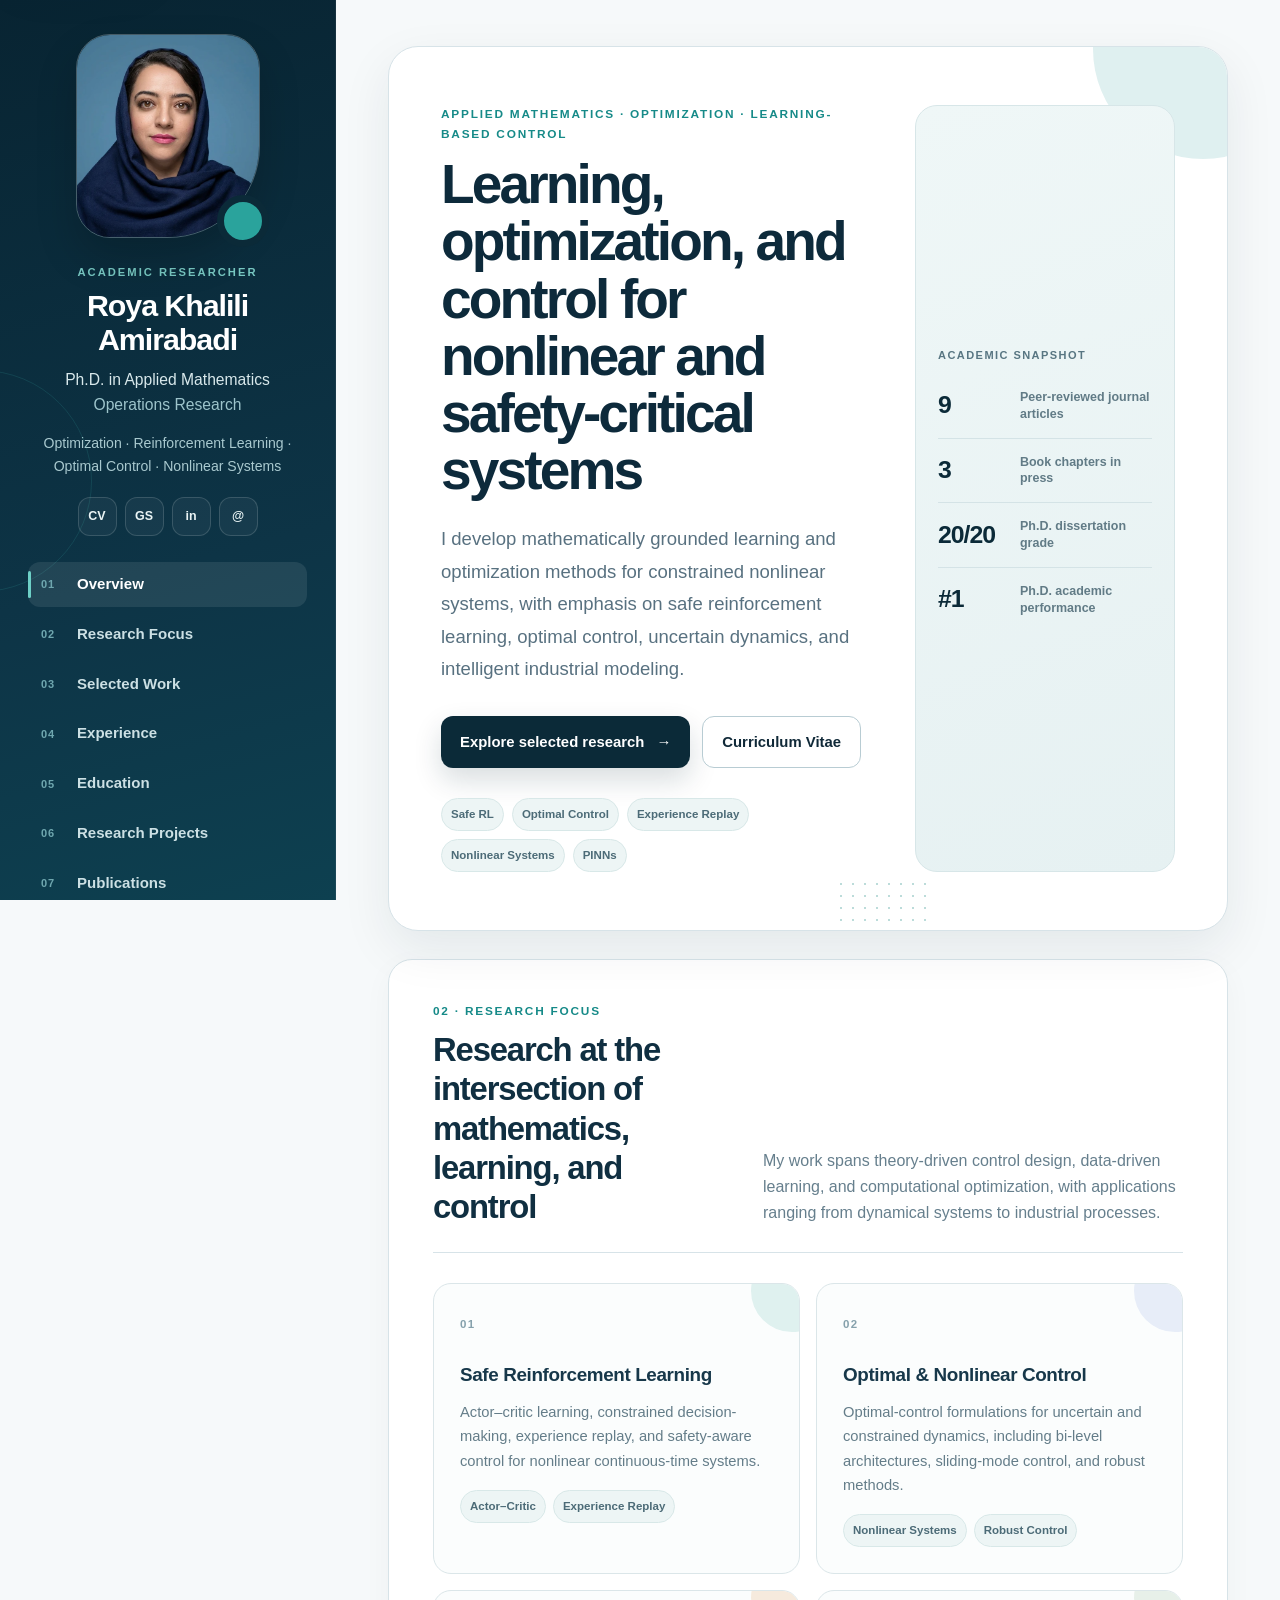
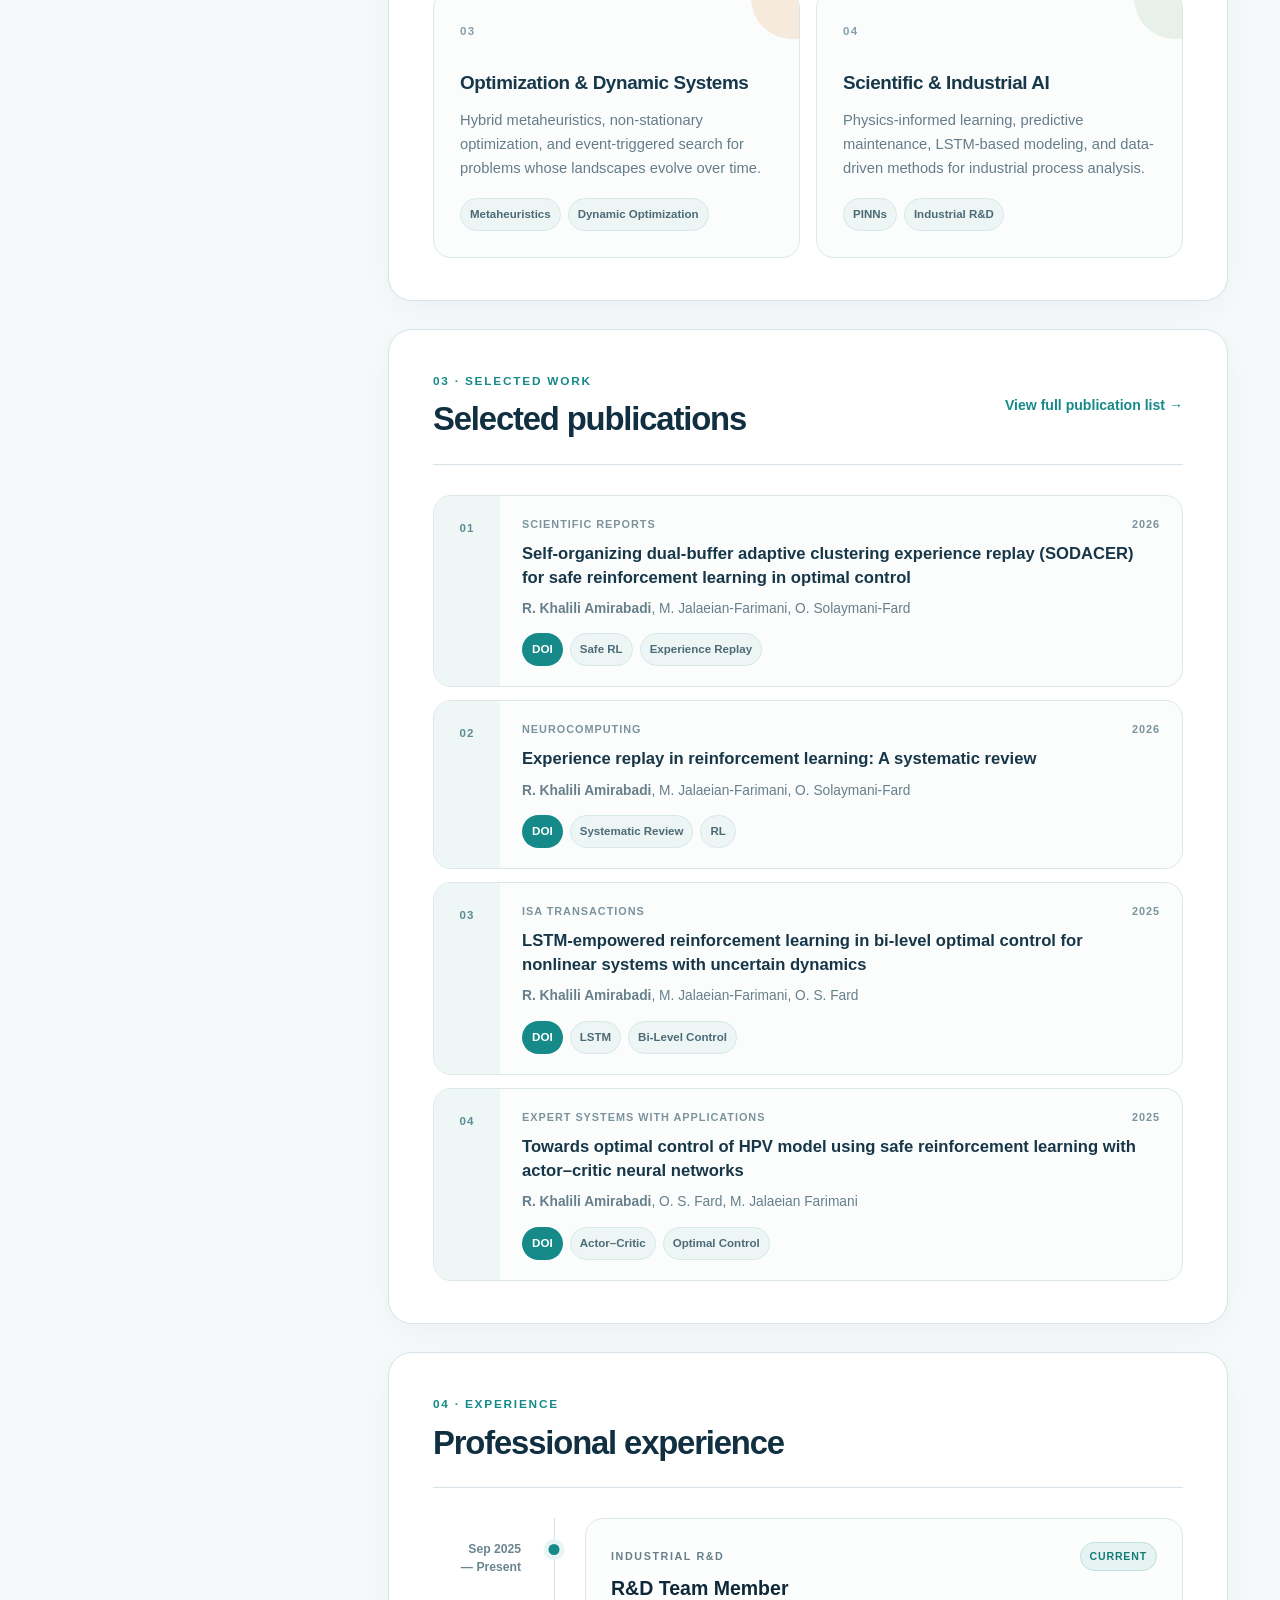
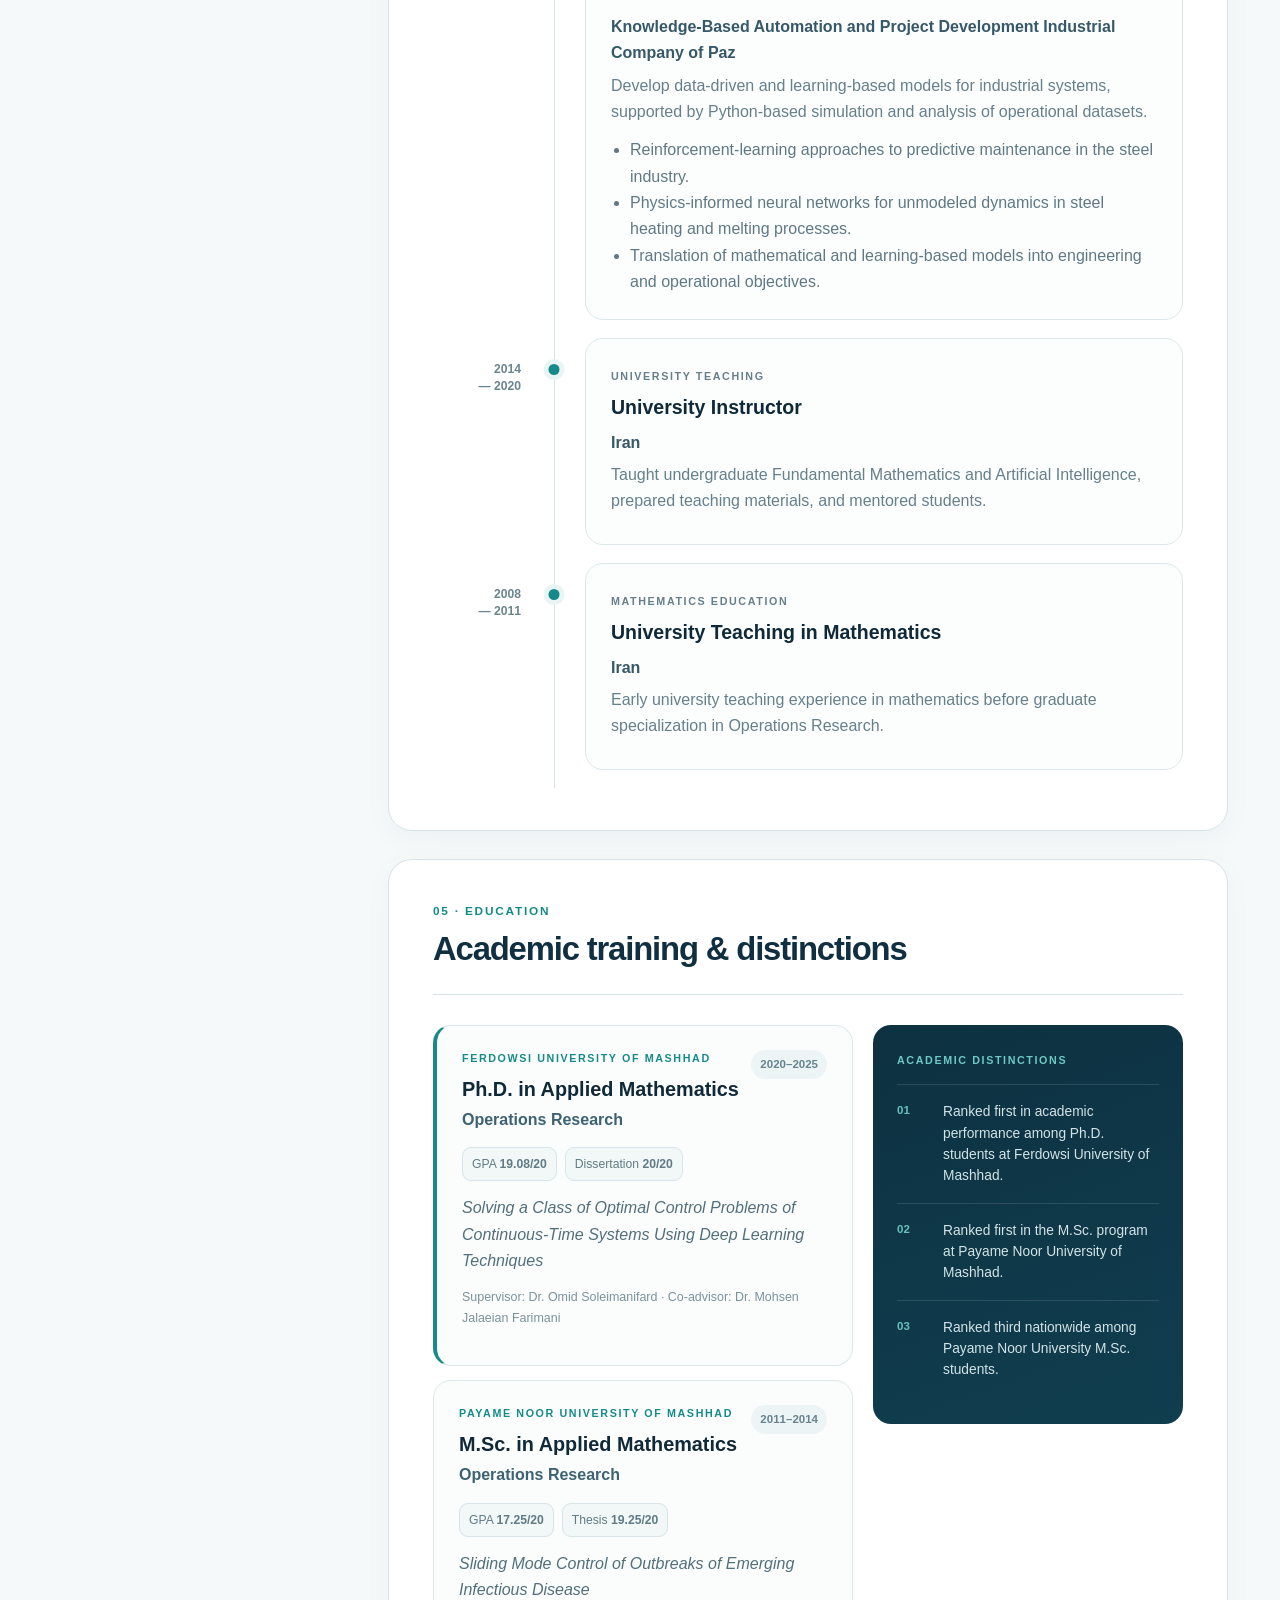
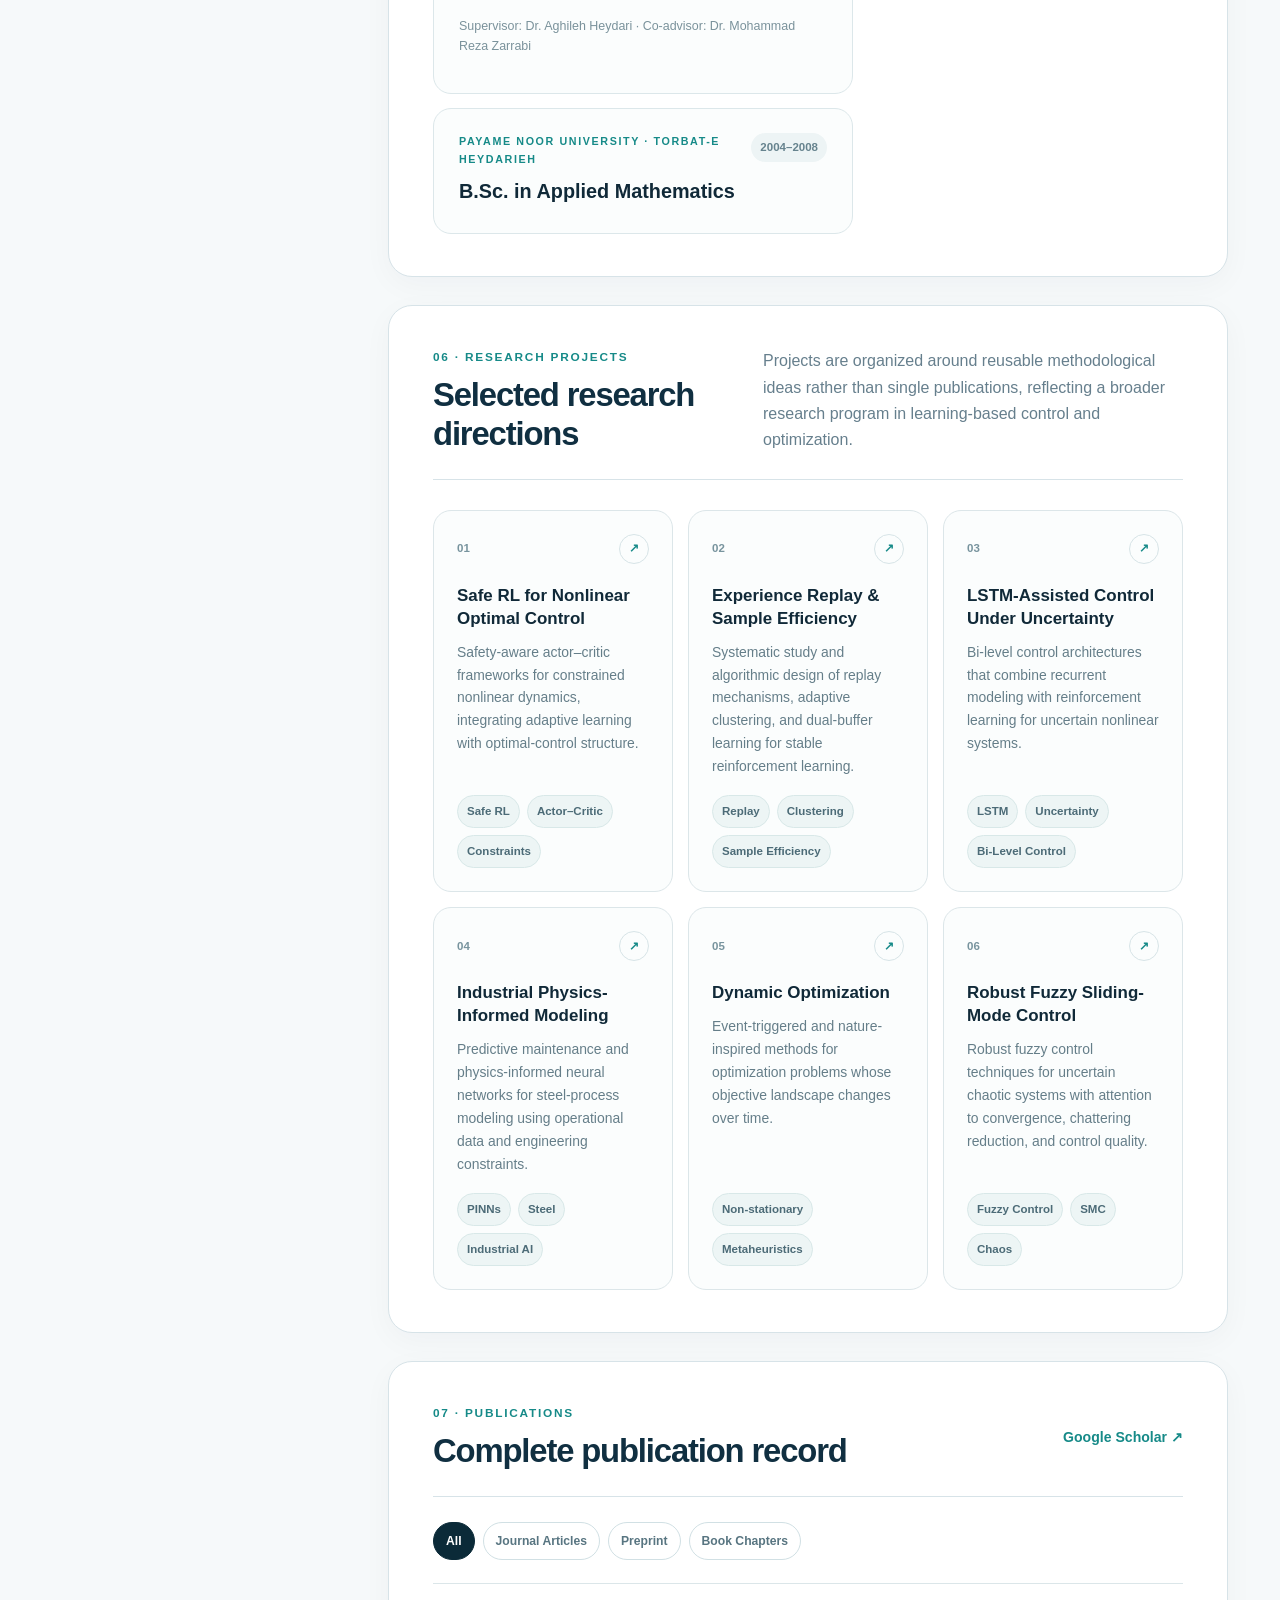
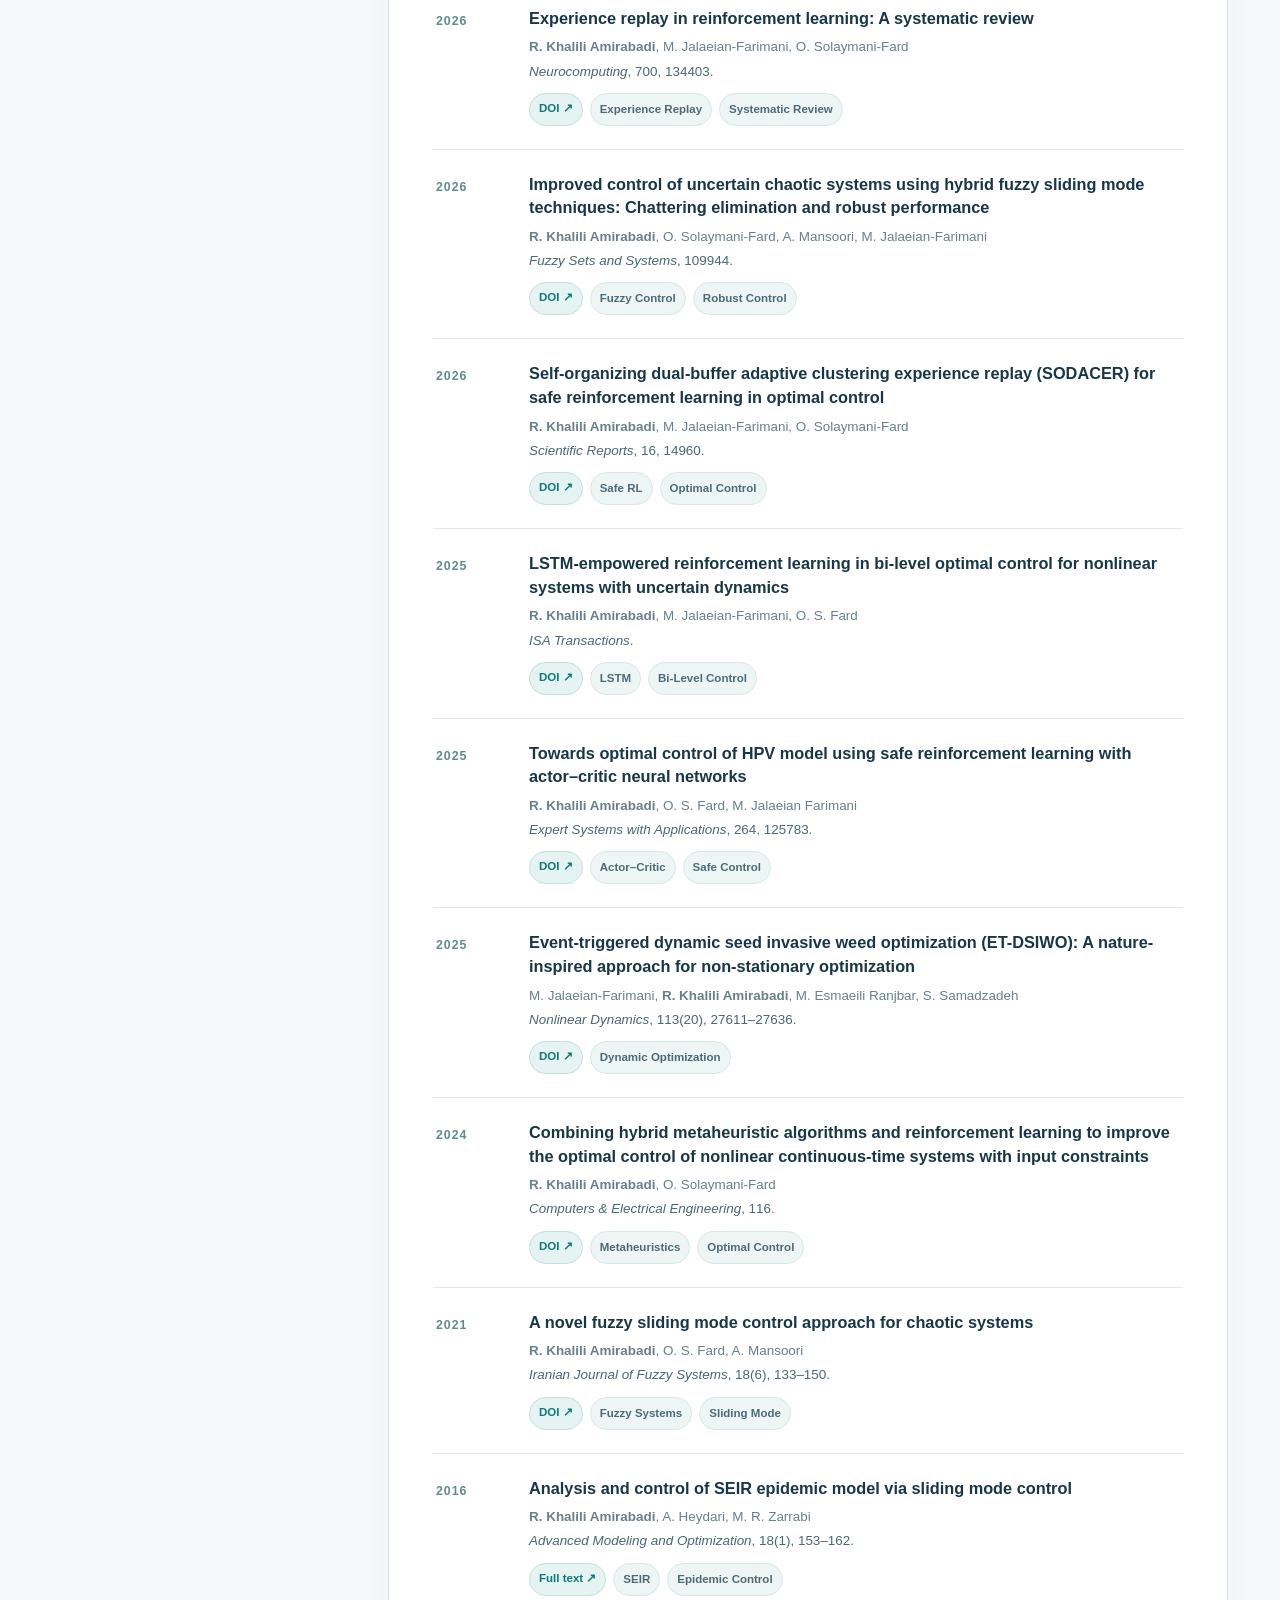
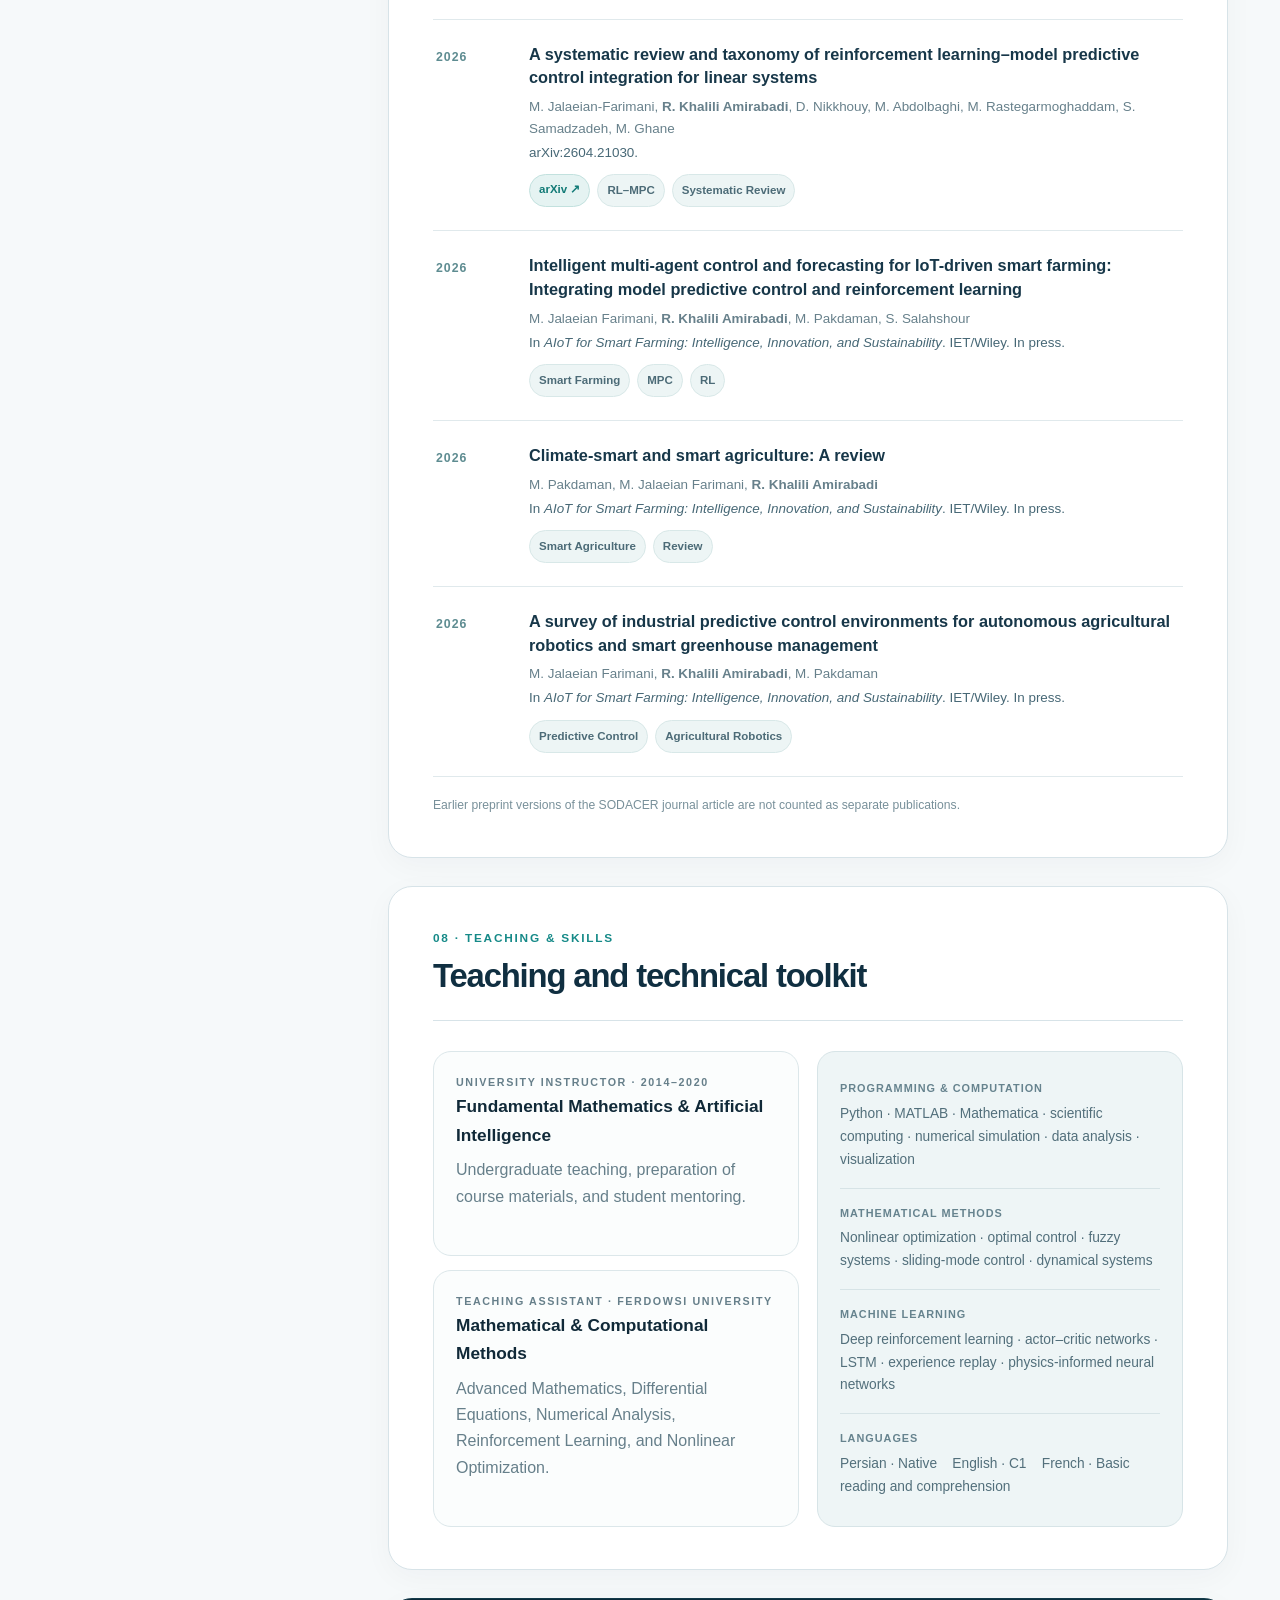
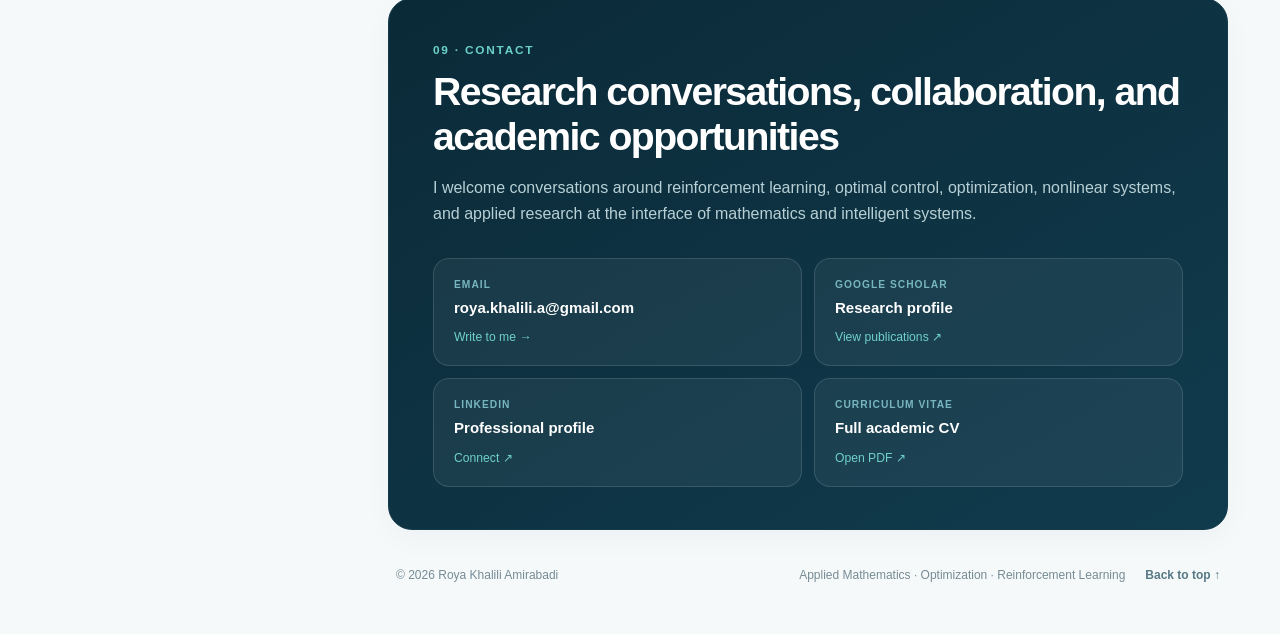
<file: index.html>
<!doctype html>
<html lang="en">
<head>
  <meta charset="utf-8" />
  <meta name="viewport" content="width=device-width, initial-scale=1" />
  <meta name="theme-color" content="#0b2a38" />
  <meta name="description" content="Academic website of Roya Khalili Amirabadi — applied mathematics, optimization, reinforcement learning, optimal control, nonlinear systems, and industrial intelligent modeling." />
  <meta name="author" content="Roya Khalili Amirabadi" />
  <meta name="robots" content="index,follow" />
  <meta property="og:type" content="website" />
  <meta property="og:title" content="Roya Khalili Amirabadi | Applied Mathematics · Optimization · Reinforcement Learning" />
  <meta property="og:description" content="Research on safe reinforcement learning, nonlinear optimal control, optimization, uncertain dynamical systems, and industrial intelligent modeling." />
  <meta property="og:image" content="assets/og-profile.jpg" />
  <meta name="twitter:card" content="summary_large_image" />
  <title>Roya Khalili Amirabadi | Academic Research</title>
  <link rel="icon" href="assets/favicon.svg" type="image/svg+xml" />
  <style>
:root{
  --ink:#102938;
  --ink-2:#284657;
  --muted:#667f8d;
  --navy:#0b2a38;
  --navy-2:#12394b;
  --teal:#168a88;
  --teal-2:#2aa39c;
  --mist:#eef5f6;
  --paper:#f6f9fa;
  --white:#fff;
  --line:#d7e3e8;
  --warm:#c9864a;
  --shadow:0 18px 50px rgba(16,41,56,.08);
  --radius:24px;
  --sidebar:336px;
}
*{box-sizing:border-box}html{scroll-behavior:smooth;scroll-padding-top:24px}body{margin:0;background:var(--paper);color:var(--ink);font-family:Inter,ui-sans-serif,-apple-system,BlinkMacSystemFont,"Segoe UI",Roboto,Arial,sans-serif;font-size:16px;line-height:1.65;-webkit-font-smoothing:antialiased}a{color:inherit;text-decoration:none}button{font:inherit}.skip-link{position:fixed;left:12px;top:-80px;background:#fff;padding:10px 14px;border-radius:8px;z-index:1000;box-shadow:var(--shadow)}.skip-link:focus{top:12px}
.sidebar{position:fixed;inset:0 auto 0 0;width:var(--sidebar);background:linear-gradient(165deg,#082432 0%,#0d3446 62%,#0d4050 100%);color:#eaf4f5;z-index:50;overflow:auto;border-right:1px solid rgba(255,255,255,.06)}.sidebar:before{content:"";position:absolute;width:220px;height:220px;border:1px solid rgba(65,181,172,.16);border-radius:50%;left:-130px;top:370px}.sidebar-inner{min-height:100%;padding:34px 28px 24px;display:flex;flex-direction:column}.profile-link{display:block}.portrait-shell{position:relative;width:184px;height:204px;margin:0 auto 20px}.portrait-shell img{width:100%;height:100%;object-fit:cover;border-radius:34px 34px 92px 34px;display:block;border:1px solid rgba(255,255,255,.25);box-shadow:0 20px 40px rgba(0,0,0,.18)}.portrait-accent{position:absolute;right:-9px;bottom:-9px;width:52px;height:52px;border-radius:50%;background:var(--teal-2);border:7px solid var(--navy);z-index:3}.profile-copy{text-align:center}.profile-kicker{display:inline-block;color:#78c8c2;text-transform:uppercase;letter-spacing:.18em;font-size:.7rem;font-weight:800;margin-bottom:8px}.profile-copy h1{font-size:1.9rem;line-height:1.1;margin:0 0 12px;letter-spacing:-.035em;color:#fff}.profile-role{margin:0;color:#d8e8eb;font-size:.98rem;line-height:1.55}.profile-role span{color:#9dc4cb}.profile-fields{margin:15px auto 0;max-width:250px;color:#a9c9cf;font-size:.88rem;line-height:1.6}.profile-actions{display:flex;justify-content:center;gap:8px;margin:20px 0 23px}.profile-actions a{width:39px;height:39px;border-radius:12px;border:1px solid rgba(255,255,255,.15);display:grid;place-items:center;color:#eaf4f5;font-size:.78rem;font-weight:800;background:rgba(255,255,255,.045);transition:.2s ease}.profile-actions a:hover{background:#fff;color:var(--navy);transform:translateY(-2px)}.side-nav{display:grid;gap:5px;margin-top:3px}.nav-item{position:relative;display:flex;align-items:center;gap:12px;padding:10px 13px;border-radius:12px;color:#cce0e4;font-size:.94rem;font-weight:600;transition:.2s ease}.nav-item span{width:24px;color:#6fa7af;font-size:.69rem;font-weight:800;letter-spacing:.08em}.nav-item:hover,.nav-item.active{background:rgba(255,255,255,.09);color:#fff}.nav-item.active:before{content:"";position:absolute;left:0;top:9px;bottom:9px;width:3px;border-radius:3px;background:#6dd0c7}.sidebar-foot{margin:auto 0 0;padding-top:22px;color:#6f9da5;font-size:.72rem;text-align:center;letter-spacing:.04em}.content{margin-left:var(--sidebar);padding:46px 52px 28px;max-width:1700px}.mobile-header{display:none}
.card-section,.section-block{max-width:1110px;margin:0 auto 28px}.hero{position:relative;overflow:hidden;background:#fff;border:1px solid var(--line);border-radius:30px;box-shadow:var(--shadow);padding:58px 52px;display:grid;grid-template-columns:minmax(0,1fr) 260px;gap:45px;align-items:stretch}.hero-main{position:relative;z-index:2}.eyebrow,.section-index,.overline{margin:0 0 12px;text-transform:uppercase;letter-spacing:.15em;font-size:.74rem;font-weight:850;color:var(--teal)}.hero h2{font-size:clamp(2.35rem,4.3vw,4.5rem);line-height:1.04;letter-spacing:-.052em;margin:0 0 24px;max-width:800px;color:#0d2a3b}.hero-lead{font-size:1.16rem;line-height:1.75;color:#587180;max-width:760px;margin:0}.hero-buttons{display:flex;gap:12px;flex-wrap:wrap;margin-top:30px}.button{display:inline-flex;align-items:center;justify-content:center;gap:12px;padding:13px 19px;border-radius:12px;font-weight:800;font-size:.93rem;transition:.2s ease}.button.primary{background:var(--navy);color:#fff;box-shadow:0 12px 28px rgba(11,42,56,.16)}.button.primary:hover{background:#12394b;transform:translateY(-2px)}.button.secondary{border:1px solid #b8ccd3;background:#fff;color:var(--ink)}.button.secondary:hover{border-color:var(--teal);color:var(--teal)}.hero-keywords{display:flex;flex-wrap:wrap;gap:8px;margin-top:30px}.hero-keywords span,.tag-row span,.pub-actions span,.pub-links span{font-size:.72rem;font-weight:800;color:#4c6b77;background:#edf5f5;border:1px solid #d8e8e8;padding:6px 9px;border-radius:999px}.snapshot{position:relative;z-index:2;background:linear-gradient(160deg,#eff7f7,#e6f1f2);border:1px solid #d7e6e8;border-radius:22px;padding:24px 22px;display:flex;flex-direction:column;justify-content:center}.snapshot-title{margin:0 0 10px;color:#587682;text-transform:uppercase;letter-spacing:.13em;font-size:.69rem;font-weight:850}.metric{padding:15px 0;border-bottom:1px solid #d4e3e6;display:grid;grid-template-columns:72px 1fr;gap:10px;align-items:center}.metric:last-child{border-bottom:0}.metric strong{font-size:1.55rem;line-height:1;color:var(--navy);letter-spacing:-.04em}.metric span{font-size:.78rem;color:#617b86;line-height:1.35;font-weight:650}.hero-ornament{position:absolute;pointer-events:none}.ornament-one{width:220px;height:220px;border-radius:50%;background:#dff0f0;right:-86px;top:-108px}.ornament-two{width:100px;height:100px;right:292px;bottom:-48px;background-image:radial-gradient(#79b9b5 1.35px,transparent 1.35px);background-size:12px 12px;opacity:.5}
.section-block{background:#fff;border:1px solid var(--line);border-radius:var(--radius);padding:42px 44px;box-shadow:0 8px 30px rgba(16,41,56,.035)}.section-head{display:grid;grid-template-columns:minmax(0,1fr) minmax(260px,420px);gap:38px;align-items:end;margin-bottom:30px;padding-bottom:25px;border-bottom:1px solid var(--line)}.section-head.compact-head{grid-template-columns:1fr auto;align-items:center}.section-head h2{font-size:2.05rem;line-height:1.2;letter-spacing:-.035em;margin:0;color:#102f41}.section-head>p{margin:0;color:#667f8d}.section-index{margin-bottom:8px}.section-link{font-size:.88rem;font-weight:800;color:var(--teal);white-space:nowrap}.section-link:hover{text-decoration:underline}.research-grid{display:grid;grid-template-columns:repeat(2,minmax(0,1fr));gap:16px}.research-card{position:relative;overflow:hidden;min-height:232px;border:1px solid #dbe6e9;border-radius:18px;padding:26px;background:#fbfdfd}.research-card:after{content:"";position:absolute;width:82px;height:82px;border-radius:50%;right:-34px;top:-34px;background:var(--card-accent,#dff1ef)}.research-card.accent-b{--card-accent:#e7edf8}.research-card.accent-c{--card-accent:#f6eadd}.research-card.accent-d{--card-accent:#e7f0e9}.research-no{font-size:.72rem;font-weight:850;letter-spacing:.12em;color:#86a1ac}.research-card h3{font-size:1.18rem;letter-spacing:-.02em;margin:23px 0 10px;color:#17384a}.research-card p{margin:0;color:#647d89;font-size:.92rem}.tag-row{display:flex;gap:7px;flex-wrap:wrap;margin-top:17px}
.featured-pubs{display:grid;gap:13px}.featured-pub{display:grid;grid-template-columns:66px 1fr;border:1px solid #dce7ea;border-radius:18px;overflow:hidden;background:#fbfdfd;transition:.2s ease}.featured-pub:hover{border-color:#aac9cb;transform:translateY(-2px);box-shadow:0 12px 28px rgba(16,41,56,.06)}.pub-rank{background:#eef6f6;display:grid;place-items:start center;padding-top:23px;color:#5b8e93;font-size:.72rem;font-weight:900;letter-spacing:.1em}.pub-body{padding:20px 22px}.pub-meta{display:flex;justify-content:space-between;gap:10px;color:#7a939d;text-transform:uppercase;letter-spacing:.09em;font-size:.68rem;font-weight:850}.pub-body h3{font-size:1.04rem;line-height:1.45;margin:8px 0;color:#173749}.pub-body p{margin:0;color:#667f8a;font-size:.86rem}.pub-links{display:flex;gap:7px;flex-wrap:wrap;margin-top:13px}.pub-links a{font-size:.73rem;font-weight:850;color:#fff;background:var(--teal);padding:6px 10px;border-radius:999px}
.timeline{display:grid;gap:0}.timeline-row{display:grid;grid-template-columns:106px 30px 1fr;gap:0}.timeline-date{font-size:.76rem;font-weight:850;color:#6b858f;text-align:right;padding:23px 18px 0 0;line-height:1.45}.timeline-marker{position:relative}.timeline-marker:before{content:"";position:absolute;left:50%;top:0;bottom:0;width:1px;background:#d6e3e7}.timeline-marker span{position:absolute;top:26px;left:50%;transform:translateX(-50%);width:11px;height:11px;border-radius:50%;background:var(--teal);box-shadow:0 0 0 5px #e9f5f4}.timeline-card{margin:0 0 18px 16px;border:1px solid #dce7ea;border-radius:18px;padding:23px 25px;background:#fcfefe}.timeline-card h3{margin:0 0 4px;font-size:1.22rem}.timeline-card p{margin:6px 0;color:#667f8b}.timeline-card ul{margin:12px 0 0;padding-left:19px;color:#5f7884}.timeline-top{display:flex;align-items:flex-start;justify-content:space-between;gap:12px}.current-badge{background:#e5f4f2;color:#147a77;border:1px solid #bfe0dc;padding:5px 9px;border-radius:999px;font-size:.66rem;font-weight:850;text-transform:uppercase;letter-spacing:.08em}.institution{font-weight:750;color:#365868!important}.overline{font-size:.67rem;margin-bottom:6px}
.education-layout{display:grid;grid-template-columns:minmax(0,1fr) 310px;gap:20px}.degree-stack{display:grid;gap:14px}.degree-card{position:relative;border:1px solid #dce7ea;border-radius:18px;padding:24px 25px;background:#fbfdfd}.degree-card.featured-degree{border-left:4px solid var(--teal)}.degree-year{float:right;font-size:.72rem;font-weight:850;color:#66838e;background:#edf4f5;padding:5px 9px;border-radius:999px}.degree-card h3{font-size:1.24rem;margin:0 0 1px}.degree-sub{margin:0;color:#3d6272;font-weight:700}.degree-metrics{display:flex;gap:8px;flex-wrap:wrap;margin:14px 0}.degree-metrics span{font-size:.76rem;border:1px solid #d7e4e8;background:#f2f7f7;padding:6px 9px;border-radius:9px;color:#617b85}.thesis{margin:10px 0 6px;color:#536f7b;font-style:italic}.small{font-size:.78rem;color:#7a929b!important}.distinction-card{border-radius:18px;background:linear-gradient(160deg,#0d3141,#103e4f);color:#eaf4f5;padding:27px 24px;align-self:start}.distinction-card .overline{color:#6fc9c2}.distinction{display:grid;grid-template-columns:34px 1fr;gap:12px;border-top:1px solid rgba(255,255,255,.12);padding:16px 0}.distinction:first-of-type{margin-top:15px}.distinction strong{color:#66c1bb;font-size:.72rem}.distinction p{margin:0;color:#d3e4e7;font-size:.86rem;line-height:1.55}
.project-grid{display:grid;grid-template-columns:repeat(3,minmax(0,1fr));gap:15px}.project-card{border:1px solid #dce6e9;border-radius:18px;padding:23px;background:#fbfdfd;min-height:244px;display:flex;flex-direction:column;transition:.2s ease}.project-card:hover{transform:translateY(-3px);border-color:#b3ced1;box-shadow:0 12px 28px rgba(16,41,56,.06)}.project-top{display:flex;justify-content:space-between;align-items:center;color:#78949e;font-weight:850;font-size:.72rem}.project-icon{width:30px;height:30px;border:1px solid #d7e4e7;border-radius:50%;display:grid;place-items:center;color:var(--teal)}.project-card h3{font-size:1.06rem;line-height:1.35;margin:21px 0 10px}.project-card p{margin:0;color:#657e89;font-size:.87rem}.project-card .tag-row{margin-top:auto;padding-top:17px}
.publication-controls{display:flex;gap:8px;flex-wrap:wrap;margin:-5px 0 23px}.filter{border:1px solid #d1e0e4;background:#fff;color:#587581;padding:8px 12px;border-radius:999px;font-size:.76rem;font-weight:850;cursor:pointer}.filter:hover,.filter.active{background:var(--navy);border-color:var(--navy);color:#fff}.publication-list{display:grid;gap:0;border-top:1px solid #dbe6e9}.publication{display:grid;grid-template-columns:74px 1fr;gap:19px;padding:23px 3px;border-bottom:1px solid #e0e9ec}.publication[hidden]{display:none}.pub-year{color:#5e8c91;font-size:.77rem;font-weight:900;letter-spacing:.08em;padding-top:4px}.publication h3{font-size:1.02rem;line-height:1.45;margin:0 0 6px;color:#173749}.publication p{font-size:.84rem;margin:2px 0;color:#67808b}.publication .venue{color:#476876}.pub-actions{display:flex;gap:7px;flex-wrap:wrap;margin-top:10px}.pub-actions a{background:#e5f3f2;color:#117a76;border:1px solid #c2e1de;font-size:.72rem;font-weight:850;padding:5px 9px;border-radius:999px}.publication-note{font-size:.76rem;color:#78909a;margin:18px 0 0}
.teaching-skills-grid{display:grid;grid-template-columns:1fr 1fr;gap:18px}.teaching-column{display:grid;gap:14px}.clean-card{border:1px solid #dce7ea;border-radius:18px;background:#fbfdfd;padding:22px}.clean-card h3{font-size:1.08rem;margin:0 0 8px}.clean-card p{margin:0;color:#667f8a}.skills-panel{background:#eef5f6;border:1px solid #d7e4e7;border-radius:18px;padding:12px 22px}.skills-panel>div{padding:16px 0;border-bottom:1px solid #d6e3e6}.skills-panel>div:last-child{border-bottom:0}.skills-panel p{margin:0}.skill-label{text-transform:uppercase;letter-spacing:.09em;font-size:.68rem;font-weight:850;color:#66838e;margin-bottom:5px!important}.skills-panel>div p:last-child{font-size:.86rem;color:#526f7b}
.contact-section{background:linear-gradient(150deg,#0b2a38,#103b4d);color:#fff;border-color:#143b4a}.contact-intro{max-width:760px}.contact-intro h2{font-size:2.45rem;line-height:1.15;letter-spacing:-.04em;margin:0 0 14px}.contact-intro p:last-child{color:#b8d0d5;font-size:1rem}.section-index.light{color:#6bd1c9}.contact-cards{display:grid;grid-template-columns:repeat(2,minmax(0,1fr));gap:12px;margin-top:30px}.contact-cards a{border:1px solid rgba(255,255,255,.13);background:rgba(255,255,255,.055);border-radius:16px;padding:18px 20px;display:grid;gap:2px;transition:.2s ease}.contact-cards a:hover{background:rgba(255,255,255,.1);transform:translateY(-2px)}.contact-cards span{text-transform:uppercase;letter-spacing:.1em;color:#78b6bf;font-size:.64rem;font-weight:850}.contact-cards strong{font-size:.94rem}.contact-cards em{font-size:.76rem;color:#6fd1ca;font-style:normal;margin-top:5px}.site-footer{max-width:1110px;margin:0 auto;display:grid;grid-template-columns:1fr auto auto;gap:20px;align-items:center;color:#758b95;font-size:.75rem;padding:8px 8px 20px}.site-footer p{margin:0}.site-footer a{font-weight:800;color:#577985}
@media(max-width:1180px){:root{--sidebar:300px}.content{padding:34px 30px}.sidebar-inner{padding-left:22px;padding-right:22px}.hero{grid-template-columns:1fr;padding:45px 40px}.snapshot{display:grid;grid-template-columns:repeat(4,1fr);gap:0}.snapshot-title{grid-column:1/-1}.metric{display:block;padding:13px;border-bottom:0;border-right:1px solid #d4e3e6}.metric:last-child{border-right:0}.metric span{display:block;margin-top:7px}.project-grid{grid-template-columns:repeat(2,minmax(0,1fr))}}
@media(max-width:900px){.sidebar{display:none}.mobile-header{display:flex;position:sticky;top:0;z-index:100;align-items:center;justify-content:space-between;padding:13px 18px;background:rgba(255,255,255,.96);border-bottom:1px solid var(--line);backdrop-filter:blur(12px)}.mobile-brand{display:flex;align-items:center;gap:10px;font-size:.86rem}.mobile-brand span{width:34px;height:34px;display:grid;place-items:center;border-radius:10px;background:var(--navy);color:#fff;font-size:.72rem;font-weight:900}.mobile-menu{width:42px;height:38px;border:0;background:transparent;display:grid;place-content:center;gap:4px}.mobile-menu span{width:22px;height:2px;background:var(--navy);display:block}.mobile-nav{display:none;position:absolute;left:12px;right:12px;top:64px;background:#fff;border:1px solid var(--line);border-radius:16px;box-shadow:var(--shadow);padding:9px}.mobile-nav.open{display:grid}.mobile-nav a{padding:10px 12px;border-radius:10px;font-size:.86rem;font-weight:750}.mobile-nav a:hover{background:#eef5f6}.content{margin-left:0;padding:24px 20px}.hero{margin-top:0}.section-head{grid-template-columns:1fr;gap:12px}.section-head.compact-head{grid-template-columns:1fr auto}.education-layout{grid-template-columns:1fr}.distinction-card{display:grid;grid-template-columns:repeat(3,1fr);gap:0}.distinction-card .overline{grid-column:1/-1}.distinction{display:block;padding:16px;border-top:1px solid rgba(255,255,255,.12)}.distinction p{margin-top:6px}.site-footer{grid-template-columns:1fr auto}.site-footer p:nth-child(2){display:none}}
@media(max-width:680px){.content{padding:14px 12px}.hero,.section-block{border-radius:18px}.hero{padding:30px 22px}.hero h2{font-size:2.45rem}.hero-lead{font-size:1rem}.snapshot{grid-template-columns:repeat(2,1fr)}.metric:nth-of-type(2){border-right:0}.metric:nth-of-type(-n+3){border-bottom:1px solid #d4e3e6}.section-block{padding:28px 20px}.section-head.compact-head{grid-template-columns:1fr}.research-grid,.project-grid,.teaching-skills-grid,.contact-cards{grid-template-columns:1fr}.featured-pub{grid-template-columns:48px 1fr}.pub-body{padding:17px}.timeline-row{grid-template-columns:1fr}.timeline-date{padding:0 0 7px;text-align:left}.timeline-marker{display:none}.timeline-card{margin-left:0}.distinction-card{grid-template-columns:1fr}.degree-year{float:none;display:inline-block;margin-bottom:10px}.publication{grid-template-columns:1fr;gap:5px}.pub-year{padding-top:0}.section-head h2{font-size:1.75rem}.contact-intro h2{font-size:2rem}.site-footer{grid-template-columns:1fr;text-align:center}.site-footer a{justify-self:center}}
@media(prefers-reduced-motion:no-preference){.research-card,.project-card,.featured-pub,.contact-cards a,.button{transition:transform .2s ease,box-shadow .2s ease,border-color .2s ease,background .2s ease,color .2s ease}}

</style>
  <script type="application/ld+json">
  {
    "@context": "https://schema.org",
    "@type": "Person",
    "name": "Roya Khalili Amirabadi",
    "url": "https://roya-khalili-a.github.io/",
    "image": "https://roya-khalili-a.github.io/assets/roya-khalili-amirabadi.webp",
    "email": "mailto:roya.khalili.a@gmail.com",
    "jobTitle": "Applied Mathematics Researcher",
    "alumniOf": {"@type":"CollegeOrUniversity","name":"Ferdowsi University of Mashhad"},
    "sameAs": [
      "https://scholar.google.com/citations?user=RggMn5oAAAAJ",
      "https://www.linkedin.com/in/roya-khalili-b30847133"
    ],
    "knowsAbout": ["Reinforcement Learning","Safe Reinforcement Learning","Optimal Control","Optimization","Nonlinear Dynamical Systems","Physics-Informed Neural Networks"]
  }
  </script>
</head>
<body>
  <a class="skip-link" href="#main">Skip to content</a>

  <aside class="sidebar" aria-label="Profile and primary navigation">
    <div class="sidebar-inner">
      <a class="profile-link" href="#home" aria-label="Go to top">
        <div class="portrait-shell">
          <div class="portrait-accent" aria-hidden="true"></div>
          <img src="assets/roya-khalili-amirabadi.webp" alt="Portrait of Roya Khalili Amirabadi" />
        </div>
        <div class="profile-copy">
          <span class="profile-kicker">Academic researcher</span>
          <h1>Roya Khalili<br />Amirabadi</h1>
          <p class="profile-role">Ph.D. in Applied Mathematics<br /><span>Operations Research</span></p>
          <p class="profile-fields">Optimization · Reinforcement Learning · Optimal Control · Nonlinear Systems</p>
        </div>
      </a>

      <div class="profile-actions" aria-label="External profile links">
        <a href="assets/Roya_Khalili_Amirabadi_CV.pdf" target="_blank" rel="noopener" aria-label="Download CV">CV</a>
        <a href="https://scholar.google.com/citations?user=RggMn5oAAAAJ" target="_blank" rel="noopener" aria-label="Google Scholar">GS</a>
        <a href="https://www.linkedin.com/in/roya-khalili-b30847133" target="_blank" rel="noopener" aria-label="LinkedIn">in</a>
        <a href="mailto:roya.khalili.a@gmail.com" aria-label="Email">@</a>
      </div>

      <nav class="side-nav" id="side-nav" aria-label="Main navigation">
        <a class="nav-item active" href="#home"><span>01</span>Overview</a>
        <a class="nav-item" href="#research"><span>02</span>Research Focus</a>
        <a class="nav-item" href="#selected-publications"><span>03</span>Selected Work</a>
        <a class="nav-item" href="#experience"><span>04</span>Experience</a>
        <a class="nav-item" href="#education"><span>05</span>Education</a>
        <a class="nav-item" href="#projects"><span>06</span>Research Projects</a>
        <a class="nav-item" href="#publications"><span>07</span>Publications</a>
        <a class="nav-item" href="#teaching"><span>08</span>Teaching & Skills</a>
        <a class="nav-item" href="#contact"><span>09</span>Contact</a>
      </nav>

      <p class="sidebar-foot">Academic portfolio · Updated October 2026</p>
    </div>
  </aside>

  <header class="mobile-header">
    <a href="#home" class="mobile-brand"><span>RK</span><strong>Roya Khalili Amirabadi</strong></a>
    <button class="mobile-menu" type="button" aria-expanded="false" aria-controls="mobile-nav" aria-label="Open navigation"><span></span><span></span><span></span></button>
    <nav id="mobile-nav" class="mobile-nav" aria-label="Mobile navigation">
      <a href="#research">Research</a><a href="#selected-publications">Selected Work</a><a href="#experience">Experience</a><a href="#education">Education</a><a href="#projects">Projects</a><a href="#publications">Publications</a><a href="#contact">Contact</a>
    </nav>
  </header>

  <main id="main" class="content">
    <section class="hero card-section" id="home" data-section="home">
      <div class="hero-ornament ornament-one" aria-hidden="true"></div>
      <div class="hero-ornament ornament-two" aria-hidden="true"></div>
      <div class="hero-main">
        <p class="eyebrow">Applied Mathematics · Optimization · Learning-Based Control</p>
        <h2>Learning, optimization, and control for nonlinear and safety-critical systems</h2>
        <p class="hero-lead">I develop mathematically grounded learning and optimization methods for constrained nonlinear systems, with emphasis on safe reinforcement learning, optimal control, uncertain dynamics, and intelligent industrial modeling.</p>
        <div class="hero-buttons">
          <a class="button primary" href="#selected-publications">Explore selected research <span>→</span></a>
          <a class="button secondary" href="assets/Roya_Khalili_Amirabadi_CV.pdf" target="_blank" rel="noopener">Curriculum Vitae</a>
        </div>
        <div class="hero-keywords" aria-label="Research keywords">
          <span>Safe RL</span><span>Optimal Control</span><span>Experience Replay</span><span>Nonlinear Systems</span><span>PINNs</span>
        </div>
      </div>
      <aside class="snapshot" aria-label="Academic snapshot">
        <p class="snapshot-title">Academic snapshot</p>
        <div class="metric"><strong>9</strong><span>Peer-reviewed journal articles</span></div>
        <div class="metric"><strong>3</strong><span>Book chapters in press</span></div>
        <div class="metric"><strong>20/20</strong><span>Ph.D. dissertation grade</span></div>
        <div class="metric"><strong>#1</strong><span>Ph.D. academic performance</span></div>
      </aside>
    </section>

    <section class="section-block" id="research" data-section="research">
      <div class="section-head">
        <div><p class="section-index">02 · RESEARCH FOCUS</p><h2>Research at the intersection of mathematics, learning, and control</h2></div>
        <p>My work spans theory-driven control design, data-driven learning, and computational optimization, with applications ranging from dynamical systems to industrial processes.</p>
      </div>
      <div class="research-grid">
        <article class="research-card accent-a"><span class="research-no">01</span><h3>Safe Reinforcement Learning</h3><p>Actor–critic learning, constrained decision-making, experience replay, and safety-aware control for nonlinear continuous-time systems.</p><div class="tag-row"><span>Actor–Critic</span><span>Experience Replay</span></div></article>
        <article class="research-card accent-b"><span class="research-no">02</span><h3>Optimal & Nonlinear Control</h3><p>Optimal-control formulations for uncertain and constrained dynamics, including bi-level architectures, sliding-mode control, and robust methods.</p><div class="tag-row"><span>Nonlinear Systems</span><span>Robust Control</span></div></article>
        <article class="research-card accent-c"><span class="research-no">03</span><h3>Optimization & Dynamic Systems</h3><p>Hybrid metaheuristics, non-stationary optimization, and event-triggered search for problems whose landscapes evolve over time.</p><div class="tag-row"><span>Metaheuristics</span><span>Dynamic Optimization</span></div></article>
        <article class="research-card accent-d"><span class="research-no">04</span><h3>Scientific & Industrial AI</h3><p>Physics-informed learning, predictive maintenance, LSTM-based modeling, and data-driven methods for industrial process analysis.</p><div class="tag-row"><span>PINNs</span><span>Industrial R&D</span></div></article>
      </div>
    </section>

    <section class="section-block" id="selected-publications" data-section="selected-publications">
      <div class="section-head compact-head">
        <div><p class="section-index">03 · SELECTED WORK</p><h2>Selected publications</h2></div>
        <a class="section-link" href="#publications">View full publication list →</a>
      </div>
      <div class="featured-pubs">
        <article class="featured-pub">
          <div class="pub-rank">01</div><div class="pub-body"><div class="pub-meta"><span>Scientific Reports</span><span>2026</span></div><h3>Self-organizing dual-buffer adaptive clustering experience replay (SODACER) for safe reinforcement learning in optimal control</h3><p><strong>R. Khalili Amirabadi</strong>, M. Jalaeian-Farimani, O. Solaymani-Fard</p><div class="pub-links"><a href="https://doi.org/10.1038/s41598-026-44517-1" target="_blank" rel="noopener">DOI</a><span>Safe RL</span><span>Experience Replay</span></div></div>
        </article>
        <article class="featured-pub">
          <div class="pub-rank">02</div><div class="pub-body"><div class="pub-meta"><span>Neurocomputing</span><span>2026</span></div><h3>Experience replay in reinforcement learning: A systematic review</h3><p><strong>R. Khalili Amirabadi</strong>, M. Jalaeian-Farimani, O. Solaymani-Fard</p><div class="pub-links"><a href="https://doi.org/10.1016/j.neucom.2026.134403" target="_blank" rel="noopener">DOI</a><span>Systematic Review</span><span>RL</span></div></div>
        </article>
        <article class="featured-pub">
          <div class="pub-rank">03</div><div class="pub-body"><div class="pub-meta"><span>ISA Transactions</span><span>2025</span></div><h3>LSTM-empowered reinforcement learning in bi-level optimal control for nonlinear systems with uncertain dynamics</h3><p><strong>R. Khalili Amirabadi</strong>, M. Jalaeian-Farimani, O. S. Fard</p><div class="pub-links"><a href="https://doi.org/10.1016/j.isatra.2025.11.027" target="_blank" rel="noopener">DOI</a><span>LSTM</span><span>Bi-Level Control</span></div></div>
        </article>
        <article class="featured-pub">
          <div class="pub-rank">04</div><div class="pub-body"><div class="pub-meta"><span>Expert Systems with Applications</span><span>2025</span></div><h3>Towards optimal control of HPV model using safe reinforcement learning with actor–critic neural networks</h3><p><strong>R. Khalili Amirabadi</strong>, O. S. Fard, M. Jalaeian Farimani</p><div class="pub-links"><a href="https://doi.org/10.1016/j.eswa.2024.125783" target="_blank" rel="noopener">DOI</a><span>Actor–Critic</span><span>Optimal Control</span></div></div>
        </article>
      </div>
    </section>

    <section class="section-block" id="experience" data-section="experience">
      <div class="section-head compact-head"><div><p class="section-index">04 · EXPERIENCE</p><h2>Professional experience</h2></div></div>
      <div class="timeline">
        <article class="timeline-row"><div class="timeline-date">Sep 2025<br />— Present</div><div class="timeline-marker"><span></span></div><div class="timeline-card"><div class="timeline-top"><div><p class="overline">INDUSTRIAL R&D</p><h3>R&D Team Member</h3></div><span class="current-badge">Current</span></div><p class="institution">Knowledge-Based Automation and Project Development Industrial Company of Paz</p><p>Develop data-driven and learning-based models for industrial systems, supported by Python-based simulation and analysis of operational datasets.</p><ul><li>Reinforcement-learning approaches to predictive maintenance in the steel industry.</li><li>Physics-informed neural networks for unmodeled dynamics in steel heating and melting processes.</li><li>Translation of mathematical and learning-based models into engineering and operational objectives.</li></ul></div></article>
        <article class="timeline-row"><div class="timeline-date">2014<br />— 2020</div><div class="timeline-marker"><span></span></div><div class="timeline-card"><p class="overline">UNIVERSITY TEACHING</p><h3>University Instructor</h3><p class="institution">Iran</p><p>Taught undergraduate Fundamental Mathematics and Artificial Intelligence, prepared teaching materials, and mentored students.</p></div></article>
        <article class="timeline-row"><div class="timeline-date">2008<br />— 2011</div><div class="timeline-marker"><span></span></div><div class="timeline-card"><p class="overline">MATHEMATICS EDUCATION</p><h3>University Teaching in Mathematics</h3><p class="institution">Iran</p><p>Early university teaching experience in mathematics before graduate specialization in Operations Research.</p></div></article>
      </div>
    </section>

    <section class="section-block" id="education" data-section="education">
      <div class="section-head compact-head"><div><p class="section-index">05 · EDUCATION</p><h2>Academic training & distinctions</h2></div></div>
      <div class="education-layout">
        <div class="degree-stack">
          <article class="degree-card featured-degree"><span class="degree-year">2020–2025</span><p class="overline">FERDOWSI UNIVERSITY OF MASHHAD</p><h3>Ph.D. in Applied Mathematics</h3><p class="degree-sub">Operations Research</p><div class="degree-metrics"><span>GPA <strong>19.08/20</strong></span><span>Dissertation <strong>20/20</strong></span></div><p class="thesis">Solving a Class of Optimal Control Problems of Continuous-Time Systems Using Deep Learning Techniques</p><p class="small">Supervisor: Dr. Omid Soleimanifard · Co-advisor: Dr. Mohsen Jalaeian Farimani</p></article>
          <article class="degree-card"><span class="degree-year">2011–2014</span><p class="overline">PAYAME NOOR UNIVERSITY OF MASHHAD</p><h3>M.Sc. in Applied Mathematics</h3><p class="degree-sub">Operations Research</p><div class="degree-metrics"><span>GPA <strong>17.25/20</strong></span><span>Thesis <strong>19.25/20</strong></span></div><p class="thesis">Sliding Mode Control of Outbreaks of Emerging Infectious Disease</p><p class="small">Supervisor: Dr. Aghileh Heydari · Co-advisor: Dr. Mohammad Reza Zarrabi</p></article>
          <article class="degree-card"><span class="degree-year">2004–2008</span><p class="overline">PAYAME NOOR UNIVERSITY · TORBAT-E HEYDARIEH</p><h3>B.Sc. in Applied Mathematics</h3></article>
        </div>
        <aside class="distinction-card"><p class="overline">ACADEMIC DISTINCTIONS</p><div class="distinction"><strong>01</strong><p>Ranked first in academic performance among Ph.D. students at Ferdowsi University of Mashhad.</p></div><div class="distinction"><strong>02</strong><p>Ranked first in the M.Sc. program at Payame Noor University of Mashhad.</p></div><div class="distinction"><strong>03</strong><p>Ranked third nationwide among Payame Noor University M.Sc. students.</p></div></aside>
      </div>
    </section>

    <section class="section-block" id="projects" data-section="projects">
      <div class="section-head"><div><p class="section-index">06 · RESEARCH PROJECTS</p><h2>Selected research directions</h2></div><p>Projects are organized around reusable methodological ideas rather than single publications, reflecting a broader research program in learning-based control and optimization.</p></div>
      <div class="project-grid">
        <article class="project-card"><div class="project-top"><span>01</span><span class="project-icon">↗</span></div><h3>Safe RL for Nonlinear Optimal Control</h3><p>Safety-aware actor–critic frameworks for constrained nonlinear dynamics, integrating adaptive learning with optimal-control structure.</p><div class="tag-row"><span>Safe RL</span><span>Actor–Critic</span><span>Constraints</span></div></article>
        <article class="project-card"><div class="project-top"><span>02</span><span class="project-icon">↗</span></div><h3>Experience Replay & Sample Efficiency</h3><p>Systematic study and algorithmic design of replay mechanisms, adaptive clustering, and dual-buffer learning for stable reinforcement learning.</p><div class="tag-row"><span>Replay</span><span>Clustering</span><span>Sample Efficiency</span></div></article>
        <article class="project-card"><div class="project-top"><span>03</span><span class="project-icon">↗</span></div><h3>LSTM-Assisted Control Under Uncertainty</h3><p>Bi-level control architectures that combine recurrent modeling with reinforcement learning for uncertain nonlinear systems.</p><div class="tag-row"><span>LSTM</span><span>Uncertainty</span><span>Bi-Level Control</span></div></article>
        <article class="project-card"><div class="project-top"><span>04</span><span class="project-icon">↗</span></div><h3>Industrial Physics-Informed Modeling</h3><p>Predictive maintenance and physics-informed neural networks for steel-process modeling using operational data and engineering constraints.</p><div class="tag-row"><span>PINNs</span><span>Steel</span><span>Industrial AI</span></div></article>
        <article class="project-card"><div class="project-top"><span>05</span><span class="project-icon">↗</span></div><h3>Dynamic Optimization</h3><p>Event-triggered and nature-inspired methods for optimization problems whose objective landscape changes over time.</p><div class="tag-row"><span>Non-stationary</span><span>Metaheuristics</span></div></article>
        <article class="project-card"><div class="project-top"><span>06</span><span class="project-icon">↗</span></div><h3>Robust Fuzzy Sliding-Mode Control</h3><p>Robust fuzzy control techniques for uncertain chaotic systems with attention to convergence, chattering reduction, and control quality.</p><div class="tag-row"><span>Fuzzy Control</span><span>SMC</span><span>Chaos</span></div></article>
      </div>
    </section>

    <section class="section-block" id="publications" data-section="publications">
      <div class="section-head compact-head"><div><p class="section-index">07 · PUBLICATIONS</p><h2>Complete publication record</h2></div><a class="section-link" href="https://scholar.google.com/citations?user=RggMn5oAAAAJ" target="_blank" rel="noopener">Google Scholar ↗</a></div>
      <div class="publication-controls" role="group" aria-label="Publication filters"><button class="filter active" data-filter="all">All</button><button class="filter" data-filter="journal">Journal Articles</button><button class="filter" data-filter="preprint">Preprint</button><button class="filter" data-filter="chapter">Book Chapters</button></div>
      <div class="publication-list">
        <article class="publication" data-type="journal"><div class="pub-year">2026</div><div><h3>Experience replay in reinforcement learning: A systematic review</h3><p><strong>R. Khalili Amirabadi</strong>, M. Jalaeian-Farimani, O. Solaymani-Fard</p><p class="venue"><em>Neurocomputing</em>, 700, 134403.</p><div class="pub-actions"><a href="https://doi.org/10.1016/j.neucom.2026.134403" target="_blank" rel="noopener">DOI ↗</a><span>Experience Replay</span><span>Systematic Review</span></div></div></article>
        <article class="publication" data-type="journal"><div class="pub-year">2026</div><div><h3>Improved control of uncertain chaotic systems using hybrid fuzzy sliding mode techniques: Chattering elimination and robust performance</h3><p><strong>R. Khalili Amirabadi</strong>, O. Solaymani-Fard, A. Mansoori, M. Jalaeian-Farimani</p><p class="venue"><em>Fuzzy Sets and Systems</em>, 109944.</p><div class="pub-actions"><a href="https://doi.org/10.1016/j.fss.2026.109944" target="_blank" rel="noopener">DOI ↗</a><span>Fuzzy Control</span><span>Robust Control</span></div></div></article>
        <article class="publication" data-type="journal"><div class="pub-year">2026</div><div><h3>Self-organizing dual-buffer adaptive clustering experience replay (SODACER) for safe reinforcement learning in optimal control</h3><p><strong>R. Khalili Amirabadi</strong>, M. Jalaeian-Farimani, O. Solaymani-Fard</p><p class="venue"><em>Scientific Reports</em>, 16, 14960.</p><div class="pub-actions"><a href="https://doi.org/10.1038/s41598-026-44517-1" target="_blank" rel="noopener">DOI ↗</a><span>Safe RL</span><span>Optimal Control</span></div></div></article>
        <article class="publication" data-type="journal"><div class="pub-year">2025</div><div><h3>LSTM-empowered reinforcement learning in bi-level optimal control for nonlinear systems with uncertain dynamics</h3><p><strong>R. Khalili Amirabadi</strong>, M. Jalaeian-Farimani, O. S. Fard</p><p class="venue"><em>ISA Transactions</em>.</p><div class="pub-actions"><a href="https://doi.org/10.1016/j.isatra.2025.11.027" target="_blank" rel="noopener">DOI ↗</a><span>LSTM</span><span>Bi-Level Control</span></div></div></article>
        <article class="publication" data-type="journal"><div class="pub-year">2025</div><div><h3>Towards optimal control of HPV model using safe reinforcement learning with actor–critic neural networks</h3><p><strong>R. Khalili Amirabadi</strong>, O. S. Fard, M. Jalaeian Farimani</p><p class="venue"><em>Expert Systems with Applications</em>, 264, 125783.</p><div class="pub-actions"><a href="https://doi.org/10.1016/j.eswa.2024.125783" target="_blank" rel="noopener">DOI ↗</a><span>Actor–Critic</span><span>Safe Control</span></div></div></article>
        <article class="publication" data-type="journal"><div class="pub-year">2025</div><div><h3>Event-triggered dynamic seed invasive weed optimization (ET-DSIWO): A nature-inspired approach for non-stationary optimization</h3><p>M. Jalaeian-Farimani, <strong>R. Khalili Amirabadi</strong>, M. Esmaeili Ranjbar, S. Samadzadeh</p><p class="venue"><em>Nonlinear Dynamics</em>, 113(20), 27611–27636.</p><div class="pub-actions"><a href="https://doi.org/10.1007/s11071-025-11513-5" target="_blank" rel="noopener">DOI ↗</a><span>Dynamic Optimization</span></div></div></article>
        <article class="publication" data-type="journal"><div class="pub-year">2024</div><div><h3>Combining hybrid metaheuristic algorithms and reinforcement learning to improve the optimal control of nonlinear continuous-time systems with input constraints</h3><p><strong>R. Khalili Amirabadi</strong>, O. Solaymani-Fard</p><p class="venue"><em>Computers & Electrical Engineering</em>, 116.</p><div class="pub-actions"><a href="https://doi.org/10.1016/j.compeleceng.2024.109179" target="_blank" rel="noopener">DOI ↗</a><span>Metaheuristics</span><span>Optimal Control</span></div></div></article>
        <article class="publication" data-type="journal"><div class="pub-year">2021</div><div><h3>A novel fuzzy sliding mode control approach for chaotic systems</h3><p><strong>R. Khalili Amirabadi</strong>, O. S. Fard, A. Mansoori</p><p class="venue"><em>Iranian Journal of Fuzzy Systems</em>, 18(6), 133–150.</p><div class="pub-actions"><a href="https://doi.org/10.22111/ijfs.2021.6338" target="_blank" rel="noopener">DOI ↗</a><span>Fuzzy Systems</span><span>Sliding Mode</span></div></div></article>
        <article class="publication" data-type="journal"><div class="pub-year">2016</div><div><h3>Analysis and control of SEIR epidemic model via sliding mode control</h3><p><strong>R. Khalili Amirabadi</strong>, A. Heydari, M. R. Zarrabi</p><p class="venue"><em>Advanced Modeling and Optimization</em>, 18(1), 153–162.</p><div class="pub-actions"><a href="https://camo.ici.ro/journal/vol18/v18a16.pdf" target="_blank" rel="noopener">Full text ↗</a><span>SEIR</span><span>Epidemic Control</span></div></div></article>
        <article class="publication" data-type="preprint"><div class="pub-year">2026</div><div><h3>A systematic review and taxonomy of reinforcement learning–model predictive control integration for linear systems</h3><p>M. Jalaeian-Farimani, <strong>R. Khalili Amirabadi</strong>, D. Nikkhouy, M. Abdolbaghi, M. Rastegarmoghaddam, S. Samadzadeh, M. Ghane</p><p class="venue">arXiv:2604.21030.</p><div class="pub-actions"><a href="https://arxiv.org/abs/2604.21030" target="_blank" rel="noopener">arXiv ↗</a><span>RL–MPC</span><span>Systematic Review</span></div></div></article>
        <article class="publication" data-type="chapter"><div class="pub-year">2026</div><div><h3>Intelligent multi-agent control and forecasting for IoT-driven smart farming: Integrating model predictive control and reinforcement learning</h3><p>M. Jalaeian Farimani, <strong>R. Khalili Amirabadi</strong>, M. Pakdaman, S. Salahshour</p><p class="venue">In <em>AIoT for Smart Farming: Intelligence, Innovation, and Sustainability</em>. IET/Wiley. In press.</p><div class="pub-actions"><span>Smart Farming</span><span>MPC</span><span>RL</span></div></div></article>
        <article class="publication" data-type="chapter"><div class="pub-year">2026</div><div><h3>Climate-smart and smart agriculture: A review</h3><p>M. Pakdaman, M. Jalaeian Farimani, <strong>R. Khalili Amirabadi</strong></p><p class="venue">In <em>AIoT for Smart Farming: Intelligence, Innovation, and Sustainability</em>. IET/Wiley. In press.</p><div class="pub-actions"><span>Smart Agriculture</span><span>Review</span></div></div></article>
        <article class="publication" data-type="chapter"><div class="pub-year">2026</div><div><h3>A survey of industrial predictive control environments for autonomous agricultural robotics and smart greenhouse management</h3><p>M. Jalaeian Farimani, <strong>R. Khalili Amirabadi</strong>, M. Pakdaman</p><p class="venue">In <em>AIoT for Smart Farming: Intelligence, Innovation, and Sustainability</em>. IET/Wiley. In press.</p><div class="pub-actions"><span>Predictive Control</span><span>Agricultural Robotics</span></div></div></article>
      </div>
      <p class="publication-note">Earlier preprint versions of the SODACER journal article are not counted as separate publications.</p>
    </section>

    <section class="section-block" id="teaching" data-section="teaching">
      <div class="section-head compact-head"><div><p class="section-index">08 · TEACHING & SKILLS</p><h2>Teaching and technical toolkit</h2></div></div>
      <div class="teaching-skills-grid">
        <div class="teaching-column">
          <article class="clean-card"><p class="overline">UNIVERSITY INSTRUCTOR · 2014–2020</p><h3>Fundamental Mathematics & Artificial Intelligence</h3><p>Undergraduate teaching, preparation of course materials, and student mentoring.</p></article>
          <article class="clean-card"><p class="overline">TEACHING ASSISTANT · FERDOWSI UNIVERSITY</p><h3>Mathematical & Computational Methods</h3><p>Advanced Mathematics, Differential Equations, Numerical Analysis, Reinforcement Learning, and Nonlinear Optimization.</p></article>
        </div>
        <div class="skills-panel">
          <div><p class="skill-label">Programming & computation</p><p>Python · MATLAB · Mathematica · scientific computing · numerical simulation · data analysis · visualization</p></div>
          <div><p class="skill-label">Mathematical methods</p><p>Nonlinear optimization · optimal control · fuzzy systems · sliding-mode control · dynamical systems</p></div>
          <div><p class="skill-label">Machine learning</p><p>Deep reinforcement learning · actor–critic networks · LSTM · experience replay · physics-informed neural networks</p></div>
          <div><p class="skill-label">Languages</p><p>Persian · Native &nbsp;&nbsp; English · C1 &nbsp;&nbsp; French · Basic reading and comprehension</p></div>
        </div>
      </div>
    </section>

    <section class="section-block contact-section" id="contact" data-section="contact">
      <div class="contact-intro"><p class="section-index light">09 · CONTACT</p><h2>Research conversations, collaboration, and academic opportunities</h2><p>I welcome conversations around reinforcement learning, optimal control, optimization, nonlinear systems, and applied research at the interface of mathematics and intelligent systems.</p></div>
      <div class="contact-cards">
        <a href="mailto:roya.khalili.a@gmail.com"><span>Email</span><strong>roya.khalili.a@gmail.com</strong><em>Write to me →</em></a>
        <a href="https://scholar.google.com/citations?user=RggMn5oAAAAJ" target="_blank" rel="noopener"><span>Google Scholar</span><strong>Research profile</strong><em>View publications ↗</em></a>
        <a href="https://www.linkedin.com/in/roya-khalili-b30847133" target="_blank" rel="noopener"><span>LinkedIn</span><strong>Professional profile</strong><em>Connect ↗</em></a>
        <a href="assets/Roya_Khalili_Amirabadi_CV.pdf" target="_blank" rel="noopener"><span>Curriculum Vitae</span><strong>Full academic CV</strong><em>Open PDF ↗</em></a>
      </div>
    </section>

    <footer class="site-footer"><p>© <span id="year"></span> Roya Khalili Amirabadi</p><p>Applied Mathematics · Optimization · Reinforcement Learning</p><a href="#home">Back to top ↑</a></footer>
  </main>

  <script>
const year = document.getElementById('year');
if (year) year.textContent = new Date().getFullYear();

const menuButton = document.querySelector('.mobile-menu');
const mobileNav = document.querySelector('.mobile-nav');
if (menuButton && mobileNav) {
  menuButton.addEventListener('click', () => {
    const open = mobileNav.classList.toggle('open');
    menuButton.setAttribute('aria-expanded', String(open));
  });
  mobileNav.querySelectorAll('a').forEach(a => a.addEventListener('click', () => {
    mobileNav.classList.remove('open');
    menuButton.setAttribute('aria-expanded', 'false');
  }));
}

const filters = document.querySelectorAll('.filter');
const pubs = document.querySelectorAll('.publication');
filters.forEach(button => {
  button.addEventListener('click', () => {
    filters.forEach(b => b.classList.remove('active'));
    button.classList.add('active');
    const filter = button.dataset.filter;
    pubs.forEach(pub => {
      pub.hidden = filter !== 'all' && pub.dataset.type !== filter;
    });
  });
});

const navItems = [...document.querySelectorAll('.side-nav .nav-item')];
const sections = [...document.querySelectorAll('[data-section]')];
if ('IntersectionObserver' in window && navItems.length && sections.length) {
  const byId = new Map(navItems.map(item => [item.getAttribute('href').slice(1), item]));
  const observer = new IntersectionObserver(entries => {
    const visible = entries.filter(e => e.isIntersecting).sort((a,b) => b.intersectionRatio - a.intersectionRatio)[0];
    if (!visible) return;
    navItems.forEach(item => item.classList.remove('active'));
    const active = byId.get(visible.target.id);
    if (active) active.classList.add('active');
  }, {rootMargin:'-18% 0px -66% 0px', threshold:[0,.15,.35,.6]});
  sections.forEach(section => observer.observe(section));
}

</script>
</body>
</html>
</file>
